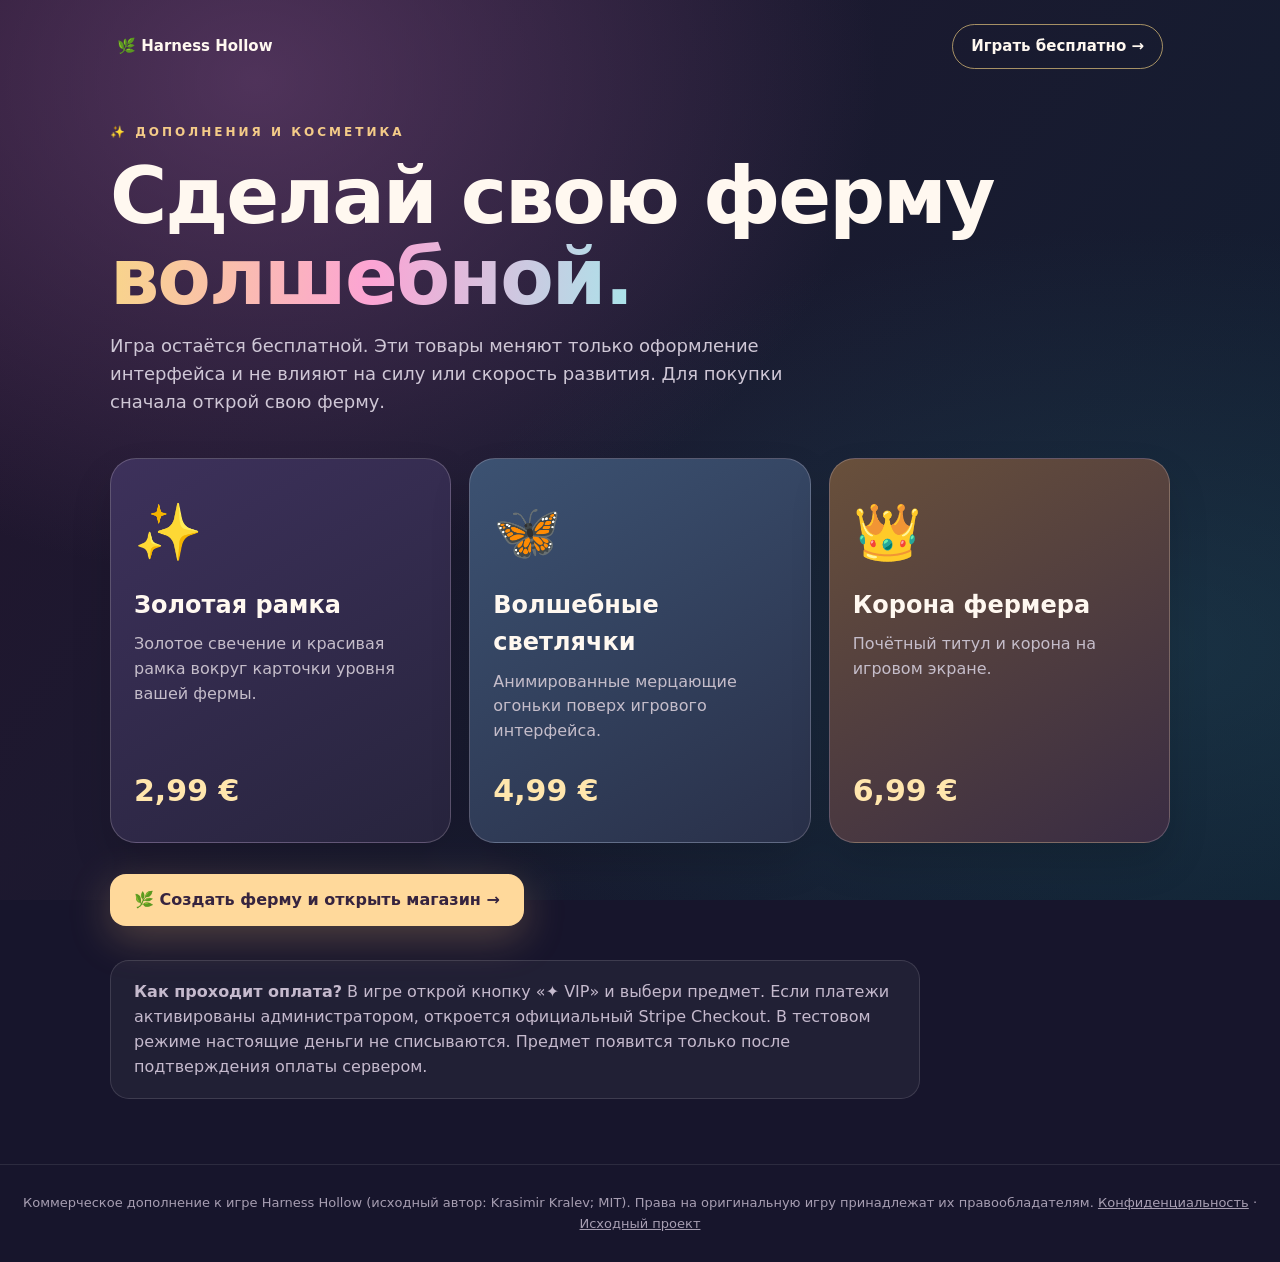
<file: public/shop.html>
<!doctype html>
<html lang="ru">
<head>
  <meta charset="utf-8">
  <meta name="viewport" content="width=device-width,initial-scale=1">
  <meta name="theme-color" content="#2a1748">
  <meta name="description" content="Волшебный магазин косметических дополнений к Harness Hollow. 3D ферма для двух игроков — бесплатно.">
  <title>Волшебный магазин · Harness Hollow</title>
  <link rel="icon" href="/favicon.svg" type="image/svg+xml">
  <style>
    *{box-sizing:border-box}body{margin:0;color:#fff8f0;background:#17152c;
      font:500 16px/1.55 system-ui,-apple-system,sans-serif;min-height:100vh}
    body:before{content:"";position:fixed;inset:0;z-index:-1;
      background:radial-gradient(ellipse at 20% 9%,#674170aa,transparent 43%),
      radial-gradient(ellipse at 90% 72%,#234f5f66,transparent 46%),linear-gradient(125deg,#23152e,#101f31)}
    nav{display:flex;justify-content:space-between;align-items:center;max-width:1090px;margin:auto;padding:24px 22px}
    a{color:inherit;text-decoration:none}nav>a{font-size:15px;font-weight:800}
    nav>a:last-child{border:1px solid #eecc80aa;border-radius:40px;padding:10px 18px}
    main{max-width:1100px;margin:30px auto 65px;padding:0 20px}
    .eyebrow{color:#f4cb88;font-size:12px;letter-spacing:3px;font-weight:900}
    h1{font-size:clamp(42px,8vw,78px);letter-spacing:-2px;line-height:1.04;margin:14px 0;max-width:900px}
    .grad{background:linear-gradient(95deg,#f8d58a,#fca4d4,#a9e4ea);color:transparent;background-clip:text}
    .intro{font-size:18px;color:#cfc7d6;max-width:675px;margin-bottom:42px}
    .grid{display:grid;grid-template-columns:repeat(3,1fr);gap:18px}
    article{background:linear-gradient(150deg,#3d315b,#27243d);border:1px solid #e7d5e13d;
      border-radius:26px;padding:27px 23px;min-height:320px;display:flex;flex-direction:column;box-shadow:0 20px 40px #0002}
    article:nth-child(2){background:linear-gradient(150deg,#3c5272,#293049)}
    article:nth-child(3){background:linear-gradient(150deg,#69503b,#392c43)}
    .icon{font-size:55px;line-height:1.7}h2{font-size:24px;margin:8px 0}p{margin:0}
    .desc{color:#c5bdca;flex:1}.price{font-size:30px;font-weight:900;color:#ffe6ad;margin-top:24px}
    .cta{display:inline-flex;padding:14px 24px;background:#ffd99b;color:#36243f;border-radius:16px;font-weight:900;
      box-shadow:0 12px 40px #f3bd7744;margin-top:31px}
    .note{margin:34px 0;padding:19px 23px;border-radius:19px;background:#ffffff0c;border:1px solid #ffffff20;
      color:#c5bacd;max-width:810px}
    footer{border-top:1px solid #ffffff18;padding:28px 22px;text-align:center;color:#a79eb2;font-size:13px}
    footer a{text-decoration:underline}
    @media(max-width:750px){.grid{grid-template-columns:1fr}article{min-height:250px}main{margin-top:10px}}
  </style>
</head>
<body>
  <nav><a href="/">🌿 Harness Hollow</a><a href="/">Играть бесплатно →</a></nav>
  <main>
    <div class="eyebrow">✨ ДОПОЛНЕНИЯ И КОСМЕТИКА</div>
    <h1>Сделай свою ферму <span class="grad">волшебной.</span></h1>
    <p class="intro">Игра остаётся бесплатной. Эти товары меняют только оформление интерфейса и не влияют на силу или скорость развития. Для покупки сначала открой свою ферму.</p>
    <div class="grid">
      <article><div class="icon">✨</div><h2>Золотая рамка</h2><p class="desc">Золотое свечение и красивая рамка вокруг карточки уровня вашей фермы.</p><div class="price">2,99 €</div></article>
      <article><div class="icon">🦋</div><h2>Волшебные светлячки</h2><p class="desc">Анимированные мерцающие огоньки поверх игрового интерфейса.</p><div class="price">4,99 €</div></article>
      <article><div class="icon">👑</div><h2>Корона фермера</h2><p class="desc">Почётный титул и корона на игровом экране.</p><div class="price">6,99 €</div></article>
    </div>
    <a class="cta" href="/">🌿 Создать ферму и открыть магазин →</a>
    <div class="note"><b>Как проходит оплата?</b> В игре открой кнопку «✦ VIP» и выбери предмет. Если платежи активированы администратором, откроется официальный Stripe Checkout. В тестовом режиме настоящие деньги не списываются. Предмет появится только после подтверждения оплаты сервером.</div>
  </main>
  <footer>Коммерческое дополнение к игре Harness Hollow (исходный автор: Krasimir Kralev; MIT).
    Права на оригинальную игру принадлежат их правообладателям. <a href="/privacy">Конфиденциальность</a> · <a href="https://github.com/KrasimirKralev/harvest-hollow">Исходный проект</a>
  </footer>
</body>
</html>
</file>
